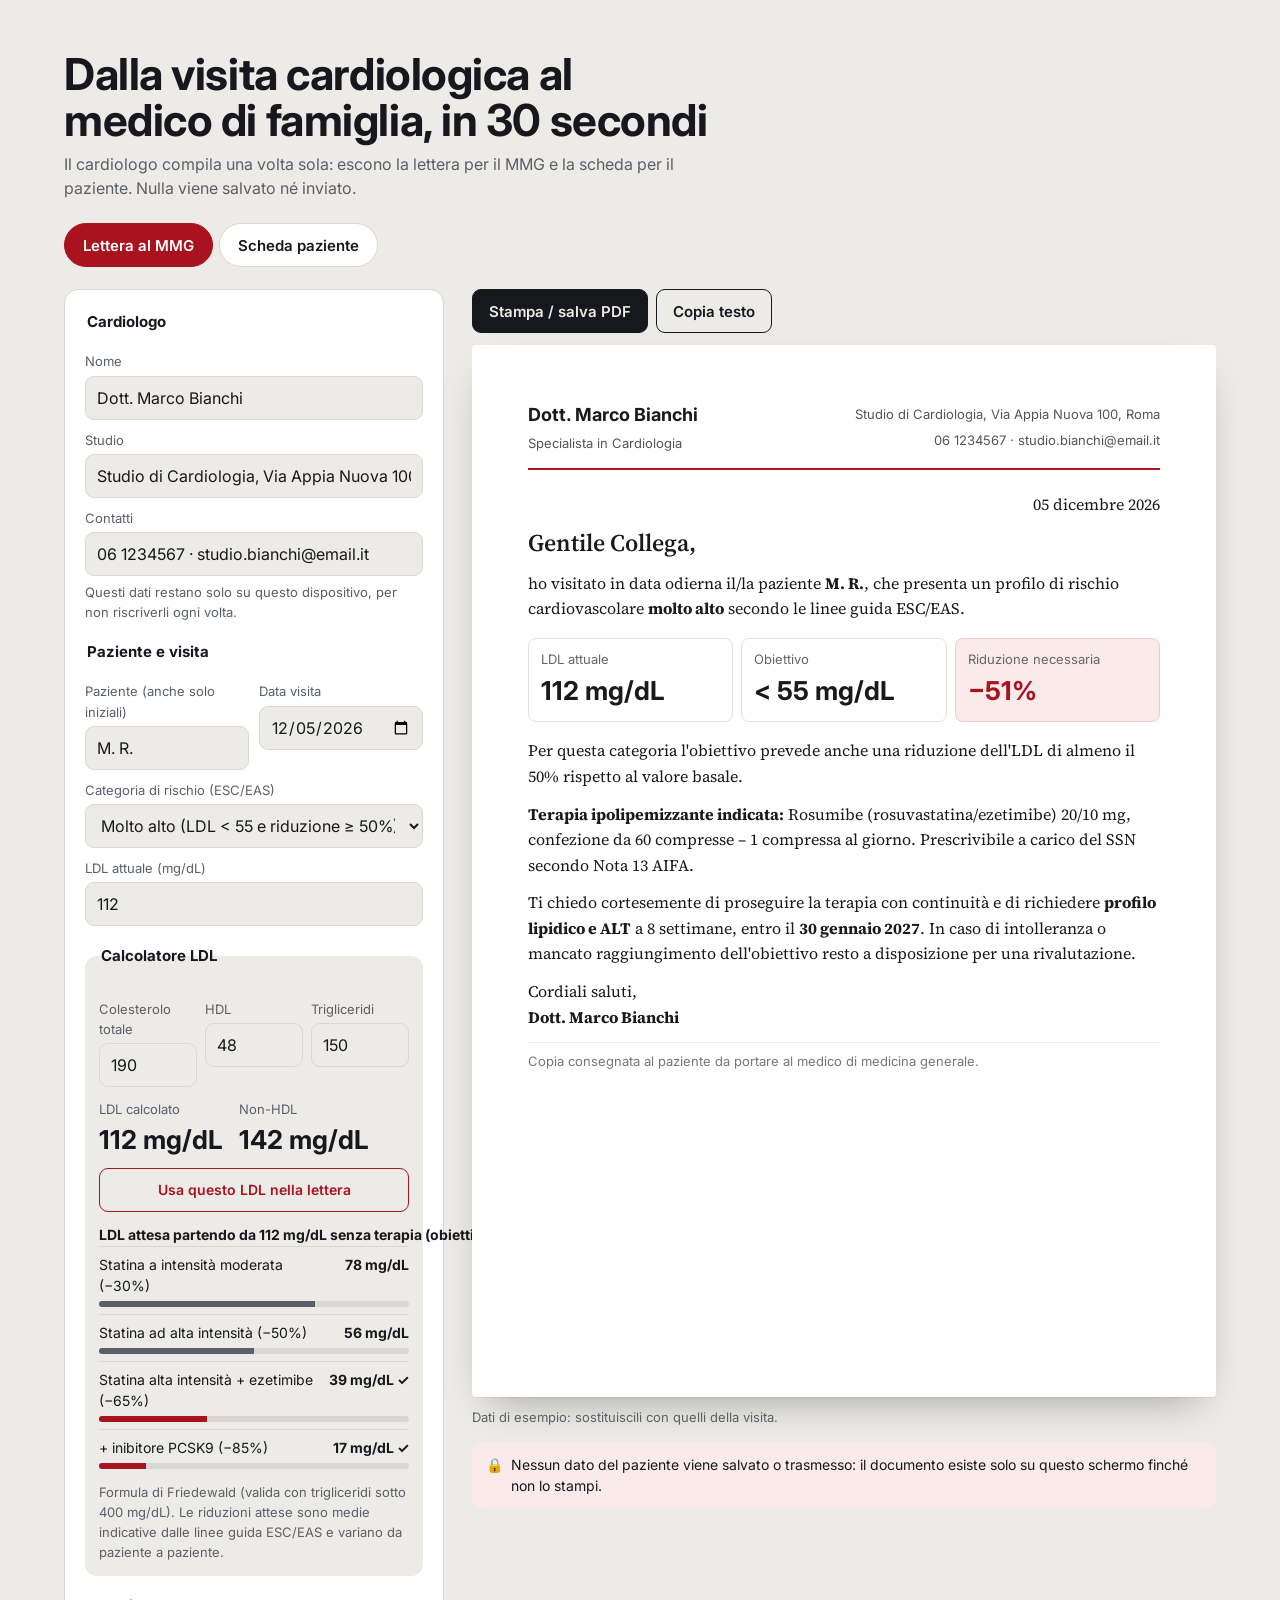
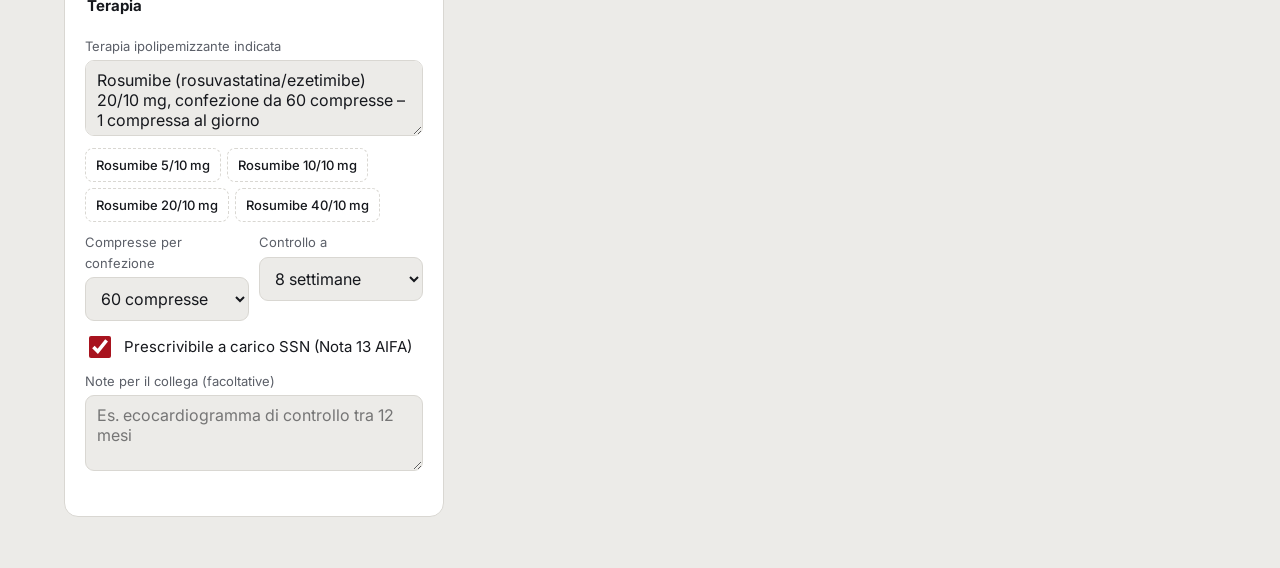
<file: docs/cardio/index.html>
<!DOCTYPE html>
<html lang="it">
<head>
<meta charset="utf-8">
<meta name="viewport" content="width=device-width,initial-scale=1">
<title>Ponte cardiologo–MMG</title>
<link rel="manifest" href="manifest.webmanifest">
<meta name="theme-color" content="#a8131e">
<link rel="apple-touch-icon" href="icon-192.png">
<link rel="preconnect" href="https://fonts.googleapis.com">
<link href="https://fonts.googleapis.com/css2?family=Inter:wght@400;500;600;700&family=Source+Serif+4:opsz,wght@8..60,400;8..60,600&display=swap" rel="stylesheet">
<style>
/* VOICE: clinico, sobrio, da studio medico — poche tinte, molta aria.
   IDEA: la carta intestata del cardiologo che si compila mentre scrive.
   PICTURE: il foglio A4 vivo, aggiornato a ogni campo, accanto al modulo.
   COLOUR and TYPE: pietra chiara, inchiostro scuro, un rosso cardiologico; Inter per l'interfaccia, Source Serif per il foglio.
   LAYOUT: modulo a sinistra in una colonna calma, foglio a destra; sotto 900px impilati. */
:root{color-scheme:light dark;--bg:light-dark(#ecebe8,#131315);--panel:light-dark(#ffffff,#1d1d21);--ink:light-dark(#16181d,#ecebe8);--mute:light-dark(#5b5f68,#a3a6ad);--line:light-dark(#d9d7d2,#33343a);--red:light-dark(#a8131e,#ff6b6b);--redbg:light-dark(#fbeaea,#3a1a1c)}
:root[data-theme=light]{color-scheme:light}:root[data-theme=dark]{color-scheme:dark}
*{box-sizing:border-box;min-width:0}
body{margin:0;background:var(--bg);color:var(--ink);font:16px/1.55 Inter,system-ui,sans-serif;overflow-x:clip}
.band{padding:clamp(24px,4vw,52px) max(5vw,16px)}
header h1{font-size:clamp(30px,4vw,44px);line-height:1.05;margin:0 0 8px;text-wrap:balance;letter-spacing:-.01em}
header p{margin:0;color:var(--mute);max-width:62ch}
.wrap{max-width:1240px;margin:0 auto}
.tabs{display:flex;gap:6px;margin:22px 0 0;flex-wrap:wrap}
.tabs button{font:600 15px Inter,sans-serif;min-height:44px;padding:0 18px;border-radius:999px;border:1px solid var(--line);background:var(--panel);color:var(--ink);cursor:pointer}
.tabs button[aria-selected=true]{background:var(--red);border-color:var(--red);color:#fff}
.grid{display:grid;grid-template-columns:minmax(0,380px) minmax(0,1fr);gap:28px;align-items:start;padding-top:22px}
form{background:var(--panel);border:1px solid var(--line);border-radius:14px;padding:20px}
fieldset{border:0;padding:0;margin:0 0 18px}
legend{font-weight:700;font-size:15px;margin-bottom:8px}
label{display:block;font-size:13px;color:var(--mute);margin:10px 0 4px}
input,select,textarea{width:100%;font:16px Inter,sans-serif;min-height:44px;padding:9px 11px;border:1px solid var(--line);border-radius:9px;background:var(--bg);color:var(--ink)}
textarea{min-height:76px;resize:vertical}
input:focus,select:focus,textarea:focus,button:focus-visible{outline:2px solid var(--red);outline-offset:1px}
.row{display:grid;grid-template-columns:minmax(0,1fr) minmax(0,1fr);gap:10px}
.chips{display:flex;flex-wrap:wrap;gap:6px;margin-top:6px}
.chips button{font:500 13px Inter,sans-serif;min-height:34px;padding:0 10px;border-radius:8px;border:1px dashed var(--line);background:transparent;color:var(--ink);cursor:pointer}
.check{display:flex;gap:10px;align-items:center;font-size:15px;color:var(--ink);margin-top:12px}
.check input{width:22px;min-height:22px;height:22px;accent-color:var(--red)}
.hint{font-size:13px;color:var(--mute);margin:6px 0 0}
.actions{display:flex;gap:8px;flex-wrap:wrap;margin-bottom:12px}
.actions button{font:600 15px Inter,sans-serif;min-height:44px;padding:0 16px;border-radius:9px;border:1px solid var(--ink);background:var(--ink);color:var(--bg);cursor:pointer}
.actions button.sec{background:transparent;color:var(--ink)}
#msg{font-size:13px;color:var(--mute);align-self:center}
.sheet{background:#fff;color:#1a1a1a;border-radius:4px;box-shadow:0 1px 0 rgba(0,0,0,.05),0 18px 40px -18px rgba(0,0,0,.35);padding:clamp(22px,5vw,56px);font:16px/1.6 "Source Serif 4",Georgia,serif;aspect-ratio:210/297;min-height:0;overflow:hidden}
.sheet .hd{display:flex;justify-content:space-between;gap:16px;border-bottom:2px solid #a8131e;padding-bottom:12px;margin-bottom:22px;font-family:Inter,sans-serif;flex-wrap:wrap}
.sheet .hd b{font-size:18px;display:block}
.sheet .hd span{font-size:13px;color:#555}
.sheet h2{font:600 24px/1.15 "Source Serif 4",serif;margin:0 0 14px}
.sheet p{margin:0 0 12px}
.kpis{display:grid;grid-template-columns:repeat(3,minmax(0,1fr));gap:8px;margin:16px 0;font-family:Inter,sans-serif}
.kpis div{border:1px solid #e3e1dc;border-radius:8px;padding:10px 12px}
.kpis small{display:block;font-size:13px;color:#666}
.kpis strong{font-size:clamp(18px,2.4vw,26px);white-space:nowrap}
.kpis .hot{background:#fbeaea;border-color:#f0c9c9}.kpis .hot strong{color:#a8131e}
.todo{list-style:none;padding:0;margin:14px 0;font-family:Inter,sans-serif}
.todo li{display:flex;justify-content:space-between;gap:12px;border-bottom:1px solid #eee;padding:10px 0;flex-wrap:wrap}
.todo b{white-space:nowrap;color:#a8131e}
.sign{margin-top:26px}
.foot{font:13px Inter,sans-serif;color:#777;margin-top:22px;border-top:1px solid #eee;padding-top:10px}
.sample{font-size:13px;color:var(--mute);margin:10px 0 0}
.privacy{display:flex;gap:10px;align-items:flex-start;background:var(--redbg);border-radius:10px;padding:12px 14px;font-size:14px;margin-top:14px}
[hidden]{display:none!important}
.calc{background:var(--bg);border-radius:12px;padding:14px}
.row3{display:grid;grid-template-columns:repeat(3,minmax(0,1fr));gap:8px}
.res{display:flex;gap:16px;flex-wrap:wrap;margin:12px 0 8px}
.res div small{display:block;font-size:13px;color:var(--mute)}
.res div strong{font-size:26px;white-space:nowrap}
.res .warn{color:var(--red);font-size:14px;font-weight:600}
.use{font:600 14px Inter,sans-serif;min-height:44px;width:100%;border-radius:9px;border:1px solid var(--red);background:transparent;color:var(--red);cursor:pointer}
.exp{margin-top:12px;font-size:14px}
.exp .r{display:grid;grid-template-columns:minmax(0,1fr) auto;gap:4px 10px;padding:7px 0;border-top:1px solid var(--line)}
.exp .bar{grid-column:1/-1;height:6px;border-radius:3px;background:var(--line);overflow:hidden}
.exp .bar i{display:block;height:100%;background:var(--mute)}
.exp .ok i{background:var(--red)}
.exp b{white-space:nowrap}
@media(max-width:900px){.grid{grid-template-columns:minmax(0,1fr)}.sheet{aspect-ratio:auto}}
@media(max-width:600px){.kpis{grid-template-columns:minmax(0,1fr)}.row{grid-template-columns:minmax(0,1fr)}}
@media(max-width:380px){.row3{grid-template-columns:minmax(0,1fr)}}
@media print{body{background:#fff}header,form,.actions,.tabs,.sample,.privacy{display:none!important}.band{padding:0}.grid{display:block;padding:0}.sheet{box-shadow:none;aspect-ratio:auto;padding:18mm;border-radius:0}}
@media(prefers-reduced-motion:no-preference){.sheet{transition:opacity .2s}.sheet.flash{opacity:.85}}
</style>
</head>
<body>
<div class="band"><div class="wrap">
<header>
<h1>Dalla visita cardiologica al medico di famiglia, in 30 secondi</h1>
<p>Il cardiologo compila una volta sola: escono la lettera per il MMG e la scheda per il paziente. Nulla viene salvato né inviato.</p>
</header>
<div class="tabs" role="tablist">
<button role="tab" id="t-lettera" aria-selected="true">Lettera al MMG</button>
<button role="tab" id="t-scheda" aria-selected="false">Scheda paziente</button>
</div>

<div class="grid">
<form id="f" autocomplete="off">
<fieldset><legend>Cardiologo</legend>
<label for="medico">Nome</label><input id="medico" value="Dott. Marco Bianchi">
<label for="studio">Studio</label><input id="studio" value="Studio di Cardiologia, Via Appia Nuova 100, Roma">
<label for="contatti">Contatti</label><input id="contatti" value="06 1234567 · studio.bianchi@email.it">
<p class="hint">Questi dati restano solo su questo dispositivo, per non riscriverli ogni volta.</p>
</fieldset>
<fieldset><legend>Paziente e visita</legend>
<div class="row">
<div><label for="paz">Paziente (anche solo iniziali)</label><input id="paz" value="M. R."></div>
<div><label for="data">Data visita</label><input id="data" type="date"></div>
</div>
<label for="rischio">Categoria di rischio (ESC/EAS)</label>
<select id="rischio">
<option value="40">Estremo – evento recidivo entro 2 anni (LDL &lt; 40)</option>
<option value="55" selected>Molto alto (LDL &lt; 55 e riduzione ≥ 50%)</option>
<option value="70">Alto (LDL &lt; 70 e riduzione ≥ 50%)</option>
<option value="100">Moderato (LDL &lt; 100)</option>
<option value="116">Basso (LDL &lt; 116)</option>
</select>
<label for="ldl">LDL attuale (mg/dL)</label><input id="ldl" type="number" inputmode="numeric" min="20" max="400" value="112">
</fieldset>
<fieldset class="calc"><legend>Calcolatore LDL</legend>
<div class="row3">
<div><label for="ct">Colesterolo totale</label><input id="ct" type="number" inputmode="numeric" value="190"></div>
<div><label for="hdl">HDL</label><input id="hdl" type="number" inputmode="numeric" value="48"></div>
<div><label for="tg">Trigliceridi</label><input id="tg" type="number" inputmode="numeric" value="150"></div>
</div>
<div class="res" id="res"></div>
<button type="button" class="use" id="use">Usa questo LDL nella lettera</button>
<div class="exp" id="exp"></div>
<p class="hint">Formula di Friedewald (valida con trigliceridi sotto 400 mg/dL). Le riduzioni attese sono medie indicative dalle linee guida ESC/EAS e variano da paziente a paziente.</p>
</fieldset>
<fieldset><legend>Terapia</legend>
<label for="terapia">Terapia ipolipemizzante indicata</label>
<textarea id="terapia">Rosumibe (rosuvastatina/ezetimibe) 20/10 mg, confezione da 60 compresse – 1 compressa al giorno</textarea>
<div class="chips" id="chips"></div>
<div class="row">
<div><label for="pack">Compresse per confezione</label><select id="pack"><option value="30">30 compresse</option><option value="60" selected>60 compresse</option></select></div>
<div><label for="sett">Controllo a</label><select id="sett"><option value="4">4 settimane</option><option value="8" selected>8 settimane</option><option value="12">12 settimane</option></select></div>
</div>
<label class="check"><input type="checkbox" id="nota13" checked> Prescrivibile a carico SSN (Nota 13 AIFA)</label>
<label for="note">Note per il collega (facoltative)</label>
<textarea id="note" placeholder="Es. ecocardiogramma di controllo tra 12 mesi"></textarea>
</fieldset>
</form>

<div>
<div class="actions">
<button type="button" id="print">Stampa / salva PDF</button>
<button type="button" class="sec" id="copy">Copia testo</button>
<span id="msg" aria-live="polite"></span>
</div>
<article class="sheet" id="sheet"></article>
<p class="sample">Dati di esempio: sostituiscili con quelli della visita.</p>
<div class="privacy"><span>🔒</span><span>Nessun dato del paziente viene salvato o trasmesso: il documento esiste solo su questo schermo finché non lo stampi.</span></div>
</div>
</div>
</div></div>

<script>
{
const $=id=>document.getElementById(id);
const doses=['5/10','10/10','20/10','40/10'];
$('chips').innerHTML=doses.map(d=>`<button type="button" data-d="${d}">Rosumibe ${d} mg</button>`).join('');
const riskName={40:'estremo',55:'molto alto',70:'alto',100:'moderato',116:'basso'};
const esc=s=>String(s).replace(/[&<>"]/g,c=>({'&':'&amp;','<':'&lt;','>':'&gt;','"':'&quot;'}[c]));
const fmt=d=>d.toLocaleDateString('it-IT',{day:'2-digit',month:'long',year:'numeric'});
const addDays=(d,n)=>{const x=new Date(d);x.setDate(x.getDate()+n);return x};
let tab='lettera';
const saved=['medico','studio','contatti'];
try{saved.forEach(k=>{const v=localStorage.getItem('pc_'+k);if(v)$(k).value=v})}catch(e){}
$('data').valueAsDate=new Date();

function calc(){
  const t=+$('rischio').value, l=+$('ldl').value||0;
  const d=$('data').value?new Date($('data').value+'T12:00'):new Date();
  const need=l>t?Math.ceil((l-t)/l*100):0;
  const fifty=(t===55||t===70||t===40);
  return{t,l,d,need,fifty,risk:riskName[t],
    ctrl:addDays(d,+$('sett').value*7),
    refill:addDays(d,+$('pack').value-7),
    pack:+$('pack').value,sett:+$('sett').value,
    paz:esc($('paz').value||'—'),ter:esc($('terapia').value||'—'),note:esc($('note').value),
    med:esc($('medico').value),stu:esc($('studio').value),con:esc($('contatti').value),n13:$('nota13').checked};
}
const head=c=>`<div class="hd"><div><b>${c.med}</b><span>Specialista in Cardiologia</span></div><div style="text-align:right"><span>${c.stu}</span><br><span>${c.con}</span></div></div>`;
const kpis=c=>`<div class="kpis"><div><small>LDL attuale</small><strong>${c.l||'—'} mg/dL</strong></div><div><small>Obiettivo</small><strong>&lt; ${c.t} mg/dL</strong></div><div class="hot"><small>Riduzione necessaria</small><strong>${c.need?'−'+c.need+'%':'raggiunto'}</strong></div></div>`;

function letter(c){
  return head(c)+`<p style="text-align:right">${fmt(c.d)}</p>
<h2>Gentile Collega,</h2>
<p>ho visitato in data odierna il/la paziente <b>${c.paz}</b>, che presenta un profilo di rischio cardiovascolare <b>${c.risk}</b> secondo le linee guida ESC/EAS.</p>
${kpis(c)}
${c.fifty?`<p>Per questa categoria l'obiettivo prevede anche una riduzione dell'LDL di almeno il 50% rispetto al valore basale.</p>`:''}
<p><b>Terapia ipolipemizzante indicata:</b> ${c.ter}.${c.n13?' Prescrivibile a carico del SSN secondo Nota 13 AIFA.':''}</p>
<p>Ti chiedo cortesemente di proseguire la terapia con continuità e di richiedere <b>profilo lipidico e ALT</b> a ${c.sett} settimane, entro il <b>${fmt(c.ctrl)}</b>. In caso di intolleranza o mancato raggiungimento dell'obiettivo resto a disposizione per una rivalutazione.</p>
${c.note?`<p><b>Note:</b> ${c.note}</p>`:''}
<p class="sign">Cordiali saluti,<br><b>${c.med}</b></p>
<p class="foot">Copia consegnata al paziente da portare al medico di medicina generale.</p>`;
}
function card(c){
  return head(c)+`<h2>Il suo piano per il colesterolo</h2>
<p>Paziente: <b>${c.paz}</b> · visita del ${fmt(c.d)}</p>
${kpis(c)}
<p><b>La sua terapia:</b> ${c.ter}. La prenda ogni giorno, possibilmente alla stessa ora.</p>
<p><b>Perché è importante:</b> abbassare il colesterolo LDL riduce il rischio di infarto e ictus. La terapia funziona solo se presa con continuità: non la sospenda senza averne parlato con il suo medico.</p>
<ul class="todo">
<li><span>Esame del sangue (profilo lipidico e transaminasi)</span><b>entro il ${fmt(c.ctrl)}</b></li>
<li><span>Ricetta per la nuova confezione (${c.pack} compresse) dal medico di famiglia</span><b>entro il ${fmt(c.refill)}</b></li>
<li><span>Porti questa scheda e la lettera al suo medico di famiglia</span><b>alla prossima visita</b></li>
</ul>
<p>Avvisi il medico se compaiono dolori o debolezza muscolare insoliti.</p>
<p class="foot">Per qualsiasi dubbio contatti lo studio: ${c.con}</p>`;
}
function plain(c){
  const h=$('sheet').innerText;return h;
}
function render(){
  const c=calc();
  $('sheet').innerHTML=tab==='lettera'?letter(c):card(c);
  $('sheet').classList.add('flash');setTimeout(()=>$('sheet').classList.remove('flash'),150);
  try{saved.forEach(k=>localStorage.setItem('pc_'+k,$(k).value))}catch(e){}
}
const schemes=[['Statina a intensità moderata',30],['Statina ad alta intensità',50],['Statina alta intensità + ezetimibe',65],['+ inibitore PCSK9',85]];
function ldlCalc(){
  const ct=+$('ct').value,h=+$('hdl').value,tg=+$('tg').value;
  const ok=ct>0&&h>0&&tg>0, valid=tg<400;
  const f=ok&&valid?Math.round(ct-h-tg/5):null, nh=ok?Math.round(ct-h):null;
  $('res').innerHTML=`<div><small>LDL calcolato</small><strong>${f!=null?f+' mg/dL':'—'}</strong></div><div><small>Non-HDL</small><strong>${nh!=null?nh+' mg/dL':'—'}</strong></div>${ok&&!valid?'<span class="warn">Trigliceridi ≥ 400: Friedewald non affidabile, serve LDL diretto.</span>':''}`;
  $('use').disabled=f==null;$('use').dataset.v=f??'';
  const l=+$('ldl').value||0,t=+$('rischio').value;
  $('exp').innerHTML=l?`<b>LDL attesa partendo da ${l} mg/dL senza terapia (obiettivo &lt; ${t})</b>`+schemes.map(([n,p])=>{const v=Math.round(l*(1-p/100)),hit=v<t;return`<div class="r ${hit?'ok':''}"><span>${n} (−${p}%)</span><b>${v} mg/dL ${hit?'✓':''}</b><div class="bar"><i style="width:${Math.min(100,v/l*100)}%"></i></div></div>`}).join(''):'';
}
$('use').addEventListener('click',()=>{const v=$('use').dataset.v;if(v){$('ldl').value=v;ldlCalc();render();say('LDL inserito nella lettera.')}});
$('f').addEventListener('input',ldlCalc);
$('pack').addEventListener('change',()=>{$('terapia').value=$('terapia').value.replace(/\d+ compresse/,$('pack').value+' compresse');render()});
$('f').addEventListener('input',render);
$('f').addEventListener('submit',e=>e.preventDefault());
$('chips').addEventListener('click',e=>{const b=e.target.closest('button');if(!b)return;$('terapia').value=`Rosumibe (rosuvastatina/ezetimibe) ${b.dataset.d} mg, confezione da ${$('pack').value} compresse – 1 compressa al giorno`;render()});
['lettera','scheda'].forEach(k=>$('t-'+k).addEventListener('click',()=>{tab=k;['lettera','scheda'].forEach(j=>$('t-'+j).setAttribute('aria-selected',j===k));render()}));
const say=m=>{$('msg').textContent=m;setTimeout(()=>$('msg').textContent='',4000)};
$('print').addEventListener('click',()=>{try{window.print()}catch(e){}say('Nella finestra di stampa scegli "Salva come PDF" per avere il file.')});
$('copy').addEventListener('click',async()=>{try{await navigator.clipboard.writeText(plain());say('Testo copiato.')}catch(e){say('Copia non consentita in questa anteprima.')}});
ldlCalc();
render();
}
</script>
<script>if('serviceWorker' in navigator){try{navigator.serviceWorker.register('sw.js').catch(()=>{})}catch(e){}}</script>
</body>
</html>
</file>
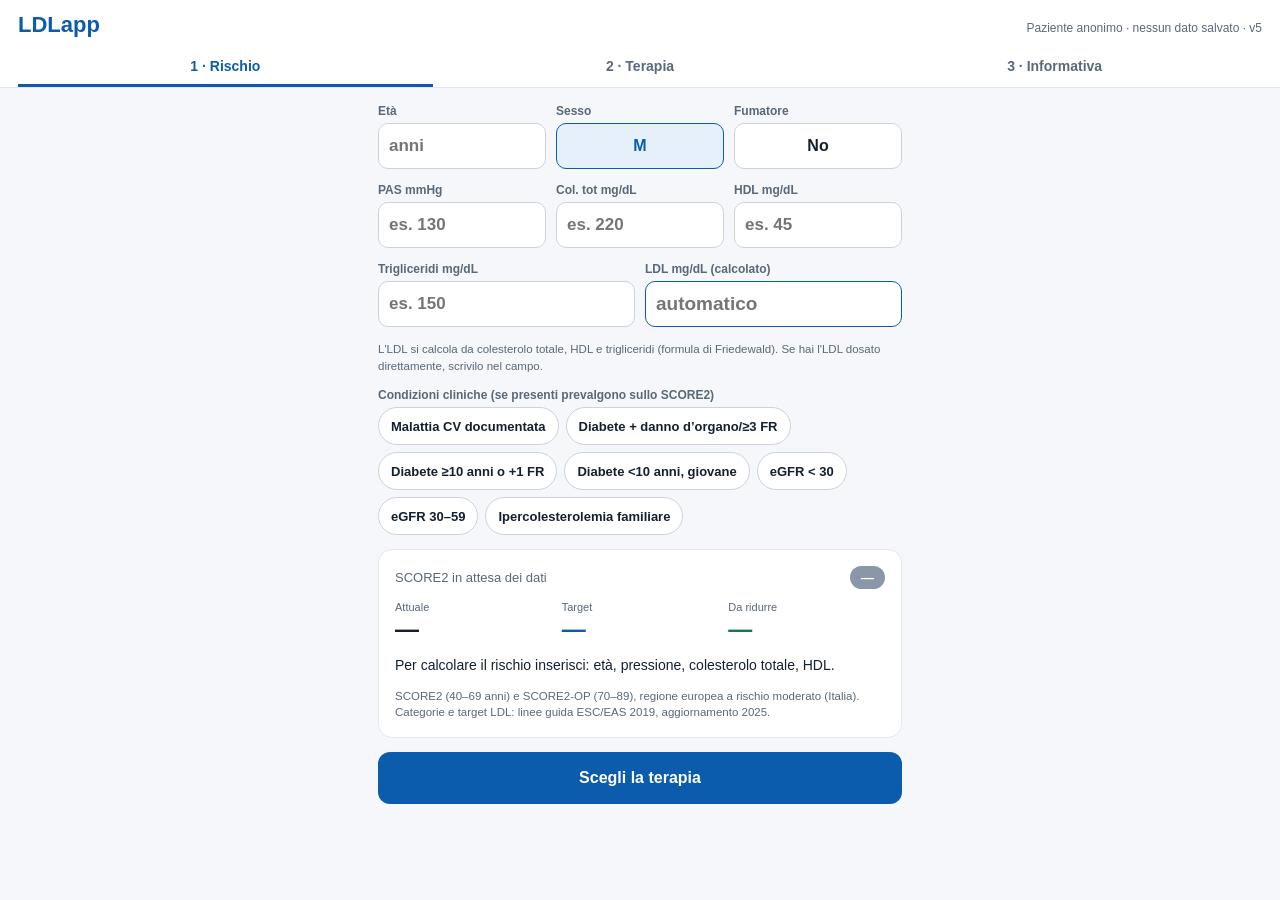
<file: docs/ldl/index.html>
<!doctype html>
<html lang="it">
<head>
<meta charset="utf-8">
<meta name="viewport" content="width=device-width, initial-scale=1, viewport-fit=cover">
<title>LDLapp</title>
<meta name="theme-color" content="#0B5CAD">
<meta name="apple-mobile-web-app-capable" content="yes">
<meta name="apple-mobile-web-app-status-bar-style" content="default">
<meta name="apple-mobile-web-app-title" content="LDLapp">
<link rel="manifest" href="manifest.json">
<link rel="apple-touch-icon" href="icon-180.png">
<link rel="icon" href="icon-192.png">
<style>
:root{--blu:#0B5CAD;--blu2:#E6F0FA;--txt:#14202E;--sub:#5A6878;--bordo:#CBD3DD;--fondo:#F5F7FA;--ok:#0F7B4F;--warn:#B54708}
*{box-sizing:border-box}
html,body{margin:0;background:var(--fondo);color:var(--txt);font-family:-apple-system,BlinkMacSystemFont,"Segoe UI",Inter,Roboto,sans-serif;-webkit-text-size-adjust:100%}
header{position:sticky;top:0;z-index:5;background:#fff;border-bottom:1px solid #E2E7EE;padding:calc(env(safe-area-inset-top) + 12px) 18px 0}
.brand{display:flex;justify-content:space-between;align-items:baseline}
.brand h1{margin:0;font-size:22px;color:var(--blu)}
.brand span{font-size:12px;color:var(--sub)}
nav{display:grid;grid-template-columns:repeat(3,1fr);margin-top:10px}
nav button{background:none;border:0;border-bottom:3px solid transparent;padding:10px 4px;font:inherit;font-size:14px;font-weight:600;color:var(--sub)}
nav button.on{color:var(--blu);border-color:var(--blu)}
main{padding:16px 18px calc(env(safe-area-inset-bottom) + 28px);max-width:560px;margin:0 auto}
section{display:none;flex-direction:column;gap:14px}
section.on{display:flex}
.grid2{display:grid;grid-template-columns:repeat(2,minmax(0,1fr));gap:10px}
.grid3{display:grid;grid-template-columns:repeat(3,minmax(0,1fr));gap:10px}
label,.lab{display:flex;flex-direction:column;gap:5px;font-size:12px;font-weight:600;color:var(--sub)}
input,select{height:46px;width:100%;border:1px solid var(--bordo);border-radius:10px;padding:0 10px;font:inherit;font-size:17px;color:var(--txt);background:#fff}
select{font-size:15px;font-weight:600}
.big{border-color:var(--blu);font-weight:700;font-size:19px}
.tog{height:46px;border-radius:10px;border:1px solid var(--bordo);background:#fff;font:inherit;font-size:16px;font-weight:700;color:var(--txt)}
.tog.on{border-color:var(--blu);background:var(--blu2);color:var(--blu)}
.tog.fumo.on{border-color:var(--warn);background:#FFF1E6;color:#8A3500}
.chips{display:flex;flex-wrap:wrap;gap:7px}
.chip{min-height:38px;padding:7px 12px;border-radius:19px;border:1px solid var(--bordo);background:#fff;font:inherit;font-size:13px;color:var(--txt);text-align:left}
.chip.on{border-color:var(--blu);background:var(--blu2);color:var(--blu);font-weight:600}
.card{background:#fff;border:1px solid #E2E7EE;border-radius:14px;padding:16px;display:flex;flex-direction:column;gap:12px}
.row{display:flex;justify-content:space-between;align-items:center;gap:8px}
.badge{font-size:13px;font-weight:700;color:#fff;padding:4px 11px;border-radius:12px;white-space:nowrap}
.k{display:flex;flex-direction:column;gap:2px}
.k small{font-size:11px;color:var(--sub)}
.k b{font-size:24px}
.msg{font-size:14px;line-height:1.45}
.note{font-size:11.5px;line-height:1.45;color:var(--sub)}
.warnbox{display:flex;gap:10px;padding:11px 13px;border-radius:10px;background:#FFF6E5;font-size:13px;color:#6B3A00}
.btn{display:flex;align-items:center;justify-content:center;height:52px;border-radius:12px;border:0;background:var(--blu);color:#fff;font:inherit;font-size:16px;font-weight:600;width:100%}
.btn.sec{background:#fff;color:var(--blu);border:1px solid var(--blu)}
.costs{display:flex;flex-direction:column;gap:8px}
.crow{display:flex;justify-content:space-between;align-items:center;gap:10px;padding:11px 12px;border-radius:10px;background:var(--fondo);font-size:14px}
.crow.sel{background:var(--blu2);outline:2px solid var(--blu)}
.crow b{font-size:18px;white-space:nowrap}
.crow .na{color:var(--sub);font-size:13px}
.cost{display:grid;grid-template-columns:1fr 1fr;gap:10px}
.cost div{border-radius:10px;padding:11px 12px;display:flex;flex-direction:column;gap:4px}
.cost .a{background:var(--blu2)}.cost .b{background:var(--fondo)}
.cost small{font-size:12px;font-weight:600}
.cost b{font-size:21px}
.tl{display:flex;flex-direction:column}
.tl div{display:flex;gap:12px;padding-bottom:16px;position:relative}
.tl div:before{content:"";width:12px;height:12px;border-radius:6px;border:2px solid var(--blu);background:#fff;flex-shrink:0;margin-top:4px}
.tl div:first-child:before{background:var(--blu)}
.tl b{display:block;font-size:15px}.tl span{font-size:13px;color:var(--sub)}
/* Informativa */
#foglio{background:#fff;border:1px solid #E2E7EE;border-radius:8px;padding:22px;font-size:14px;line-height:1.5}
#foglio h2{margin:0 0 2px;font-size:21px;color:var(--blu)}
#foglio h3{margin:14px 0 6px;font-size:15px}
#foglio ul{margin:0;padding-left:20px}
.fbox{display:grid;grid-template-columns:1fr 1fr;gap:10px;margin-top:12px}
.fbox div{border:1px solid var(--bordo);border-radius:10px;padding:10px 12px}
.fbox div.t{border:2px solid var(--blu);background:#F2F7FC}
.fbox small{display:block;font-size:11.5px;color:#3D4A5A;font-weight:600}
.fbox b{font-size:18px}
.fwarn{border:2px solid var(--warn);border-radius:10px;padding:10px 14px;margin-top:14px;background:#FFF8F1}
.ffoot{display:flex;justify-content:space-between;gap:16px;margin-top:18px;border-top:1px solid var(--bordo);padding-top:10px;font-size:11.5px;color:#3D4A5A}
.firma{width:190px;height:60px;border:1px dashed #8A97A8;border-radius:8px;flex-shrink:0}
@media print{
  @page{size:A4;margin:16mm}
  body{background:#fff}
  header,nav,section:not(#s3),#s3>*:not(#foglio){display:none!important}
  main{padding:0;max-width:none}
  #s3{display:block!important}
  #foglio{border:0;padding:0;font-size:12.5pt}
  #foglio h2{font-size:22pt}
}
</style>
</head>
<body>
<header>
  <div class="brand"><h1>LDLapp</h1><span>Paziente anonimo · nessun dato salvato · v5</span></div>
  <nav>
    <button data-s="s1" class="on">1 · Rischio</button>
    <button data-s="s2">2 · Terapia</button>
    <button data-s="s3">3 · Informativa</button>
  </nav>
</header>
<main>
<!-- 1 RISCHIO -->
<section id="s1" class="on">
  <div class="grid3">
    <label>Età<input id="age" type="number" inputmode="numeric" placeholder="anni"></label>
    <div class="lab">Sesso<button id="sex" class="tog on">M</button></div>
    <div class="lab">Fumatore<button id="smk" class="tog fumo">No</button></div>
  </div>
  <div class="grid3">
    <label>PAS mmHg<input id="sbp" type="number" inputmode="numeric" placeholder="es. 130"></label>
    <label>Col. tot mg/dL<input id="tc" type="number" inputmode="numeric" placeholder="es. 220"></label>
    <label>HDL mg/dL<input id="hdl" type="number" inputmode="numeric" placeholder="es. 45"></label>
  </div>
  <div class="grid2">
    <label>Trigliceridi mg/dL<input id="tg" type="number" inputmode="numeric" placeholder="es. 150"></label>
    <label>LDL mg/dL (calcolato)<input id="ldl" class="big" type="number" inputmode="numeric" placeholder="automatico"></label>
  </div>
  <div class="note" id="ldlNote">L'LDL si calcola da colesterolo totale, HDL e trigliceridi (formula di Friedewald). Se hai l'LDL dosato direttamente, scrivilo nel campo.</div>
  <div class="lab">Condizioni cliniche (se presenti prevalgono sullo SCORE2)
    <div class="chips" id="chips"></div>
  </div>
  <div class="card">
    <div class="row"><span id="scoreLine" style="font-size:13px;color:var(--sub)"></span><span id="badge" class="badge"></span></div>
    <div class="grid3">
      <div class="k"><small>Attuale</small><b id="kAtt"></b></div>
      <div class="k"><small>Target</small><b id="kTgt" style="color:var(--blu)"></b></div>
      <div class="k"><small>Da ridurre</small><b id="kGap"></b></div>
    </div>
    <div class="msg" id="msg"></div>
    <div class="note">SCORE2 (40–69 anni) e SCORE2-OP (70–89), regione europea a rischio moderato (Italia). Categorie e target LDL: linee guida ESC/EAS 2019, aggiornamento 2025.</div>
  </div>
  <button class="btn" data-go="s2">Scegli la terapia</button>
</section>

<!-- 2 TERAPIA -->
<section id="s2">
  <label>Farmaco e confezione
    <select id="farmaco">
      <optgroup label="Rosumibe · 60 compresse (2 mesi)">
        <option value="5|60">Rosumibe 5 mg/10 mg · 60 cpr</option>
        <option value="10|60" selected>Rosumibe 10 mg/10 mg · 60 cpr</option>
        <option value="20|60">Rosumibe 20 mg/10 mg · 60 cpr</option>
        <option value="40|60">Rosumibe 40 mg/10 mg · 60 cpr</option>
      </optgroup>
      <optgroup label="Rosumibe · 30 compresse (1 mese)">
        <option value="5|30">Rosumibe 5 mg/10 mg · 30 cpr</option>
        <option value="10|30">Rosumibe 10 mg/10 mg · 30 cpr</option>
        <option value="20|30">Rosumibe 20 mg/10 mg · 30 cpr</option>
        <option value="40|30">Rosumibe 40 mg/10 mg · 30 cpr</option>
      </optgroup>
    </select>
  </label>
  <div class="note">Rosuvastatina/ezetimibe: indicato in pazienti adulti già controllati con rosuvastatina ed ezetimibe assunti separatamente alla stessa dose. Non adatto alla terapia iniziale. 1 compressa al giorno.</div>
  <div class="card">
    <div class="row"><span style="font-size:13px;font-weight:600;color:var(--sub)">Costo SSN · 30 giorni</span><span id="badge25" class="badge" style="background:var(--ok)"></span></div>
    <div class="costs" id="costs"></div>
    <div class="note" id="cNote"></div>
  </div>
  <div class="card">
    <span style="font-size:13px;font-weight:600;color:var(--sub)">Calendario del paziente</span>
    <div class="tl">
      <div><p style="margin:0"><b>Inizio terapia</b><span id="dStart"></span></p></div>
      <div><p style="margin:0"><b>Controllo LDL</b><span id="dLdl"></span></p></div>
      <div style="padding-bottom:0"><p style="margin:0"><b>Nuova ricetta</b><span id="dRic"></span></p></div>
    </div>
  </div>
  <div class="warnbox">Verifica i criteri di rimborsabilità SSN prima della prescrizione.</div>
  <button class="btn" data-go="s3">Prepara l'informativa</button>
</section>

<!-- 3 INFORMATIVA -->
<section id="s3">
  <div id="foglio">
    <h2>La tua terapia per il colesterolo</h2>
    <div style="color:#3D4A5A;font-size:13px">Consegnata dal tuo medico insieme alla ricetta · <span id="fData"></span></div>
    <div class="fbox">
      <div><small>Il tuo colesterolo LDL oggi</small><b id="fLdl"></b></div>
      <div class="t"><small style="color:var(--blu)">Il tuo obiettivo</small><b id="fTgt" style="color:var(--blu)"></b></div>
    </div>
    <h3>Il farmaco prescritto</h3>
    <div id="fFarm" style="font-weight:600"></div>
    <h3>Come prenderlo</h3>
    <ul>
      <li>1 compressa al giorno, sempre alla stessa ora, con o senza cibo.</li>
      <li>Inghiotti la compressa intera con un bicchiere d'acqua.</li>
      <li>Prendila tutti i giorni, anche se ti senti bene: il colesterolo alto non dà sintomi.</li>
      <li>Non interrompere la terapia senza averne parlato con il medico.</li>
      <li>Continua la dieta e lo stile di vita consigliati.</li>
    </ul>
    <div class="fbox">
      <div><small>Esami del sangue (colesterolo)</small><b id="fEsami"></b></div>
      <div><small>Nuova ricetta</small><b id="fRic"></b></div>
    </div>
    <div style="font-size:12.5px;color:#3D4A5A;margin-top:6px">Chiedi la nuova ricetta qualche giorno prima di finire la confezione.</div>
    <div class="fwarn">
      <b style="color:#8A3500">Contatta il medico se</b>
      <ul>
        <li>hai dolori, crampi o debolezza muscolare senza un motivo evidente;</li>
        <li>le urine diventano scure o pelle e occhi diventano gialli;</li>
        <li>inizi altri farmaci o integratori;</li>
        <li>sei in gravidanza, la stai programmando o stai allattando.</li>
      </ul>
    </div>
    <div class="ffoot">
      <span>Questo foglio non sostituisce il foglio illustrativo nella confezione: leggilo con attenzione. Per qualsiasi dubbio chiedi al medico o al farmacista.</span>
      <div><div style="margin-bottom:4px">Timbro e firma del medico</div><div class="firma"></div></div>
    </div>
  </div>
  <button class="btn" id="stampa">Stampa o salva PDF</button>
  <button class="btn sec" id="nuovo">Nuovo paziente</button>
</section>
</main>

<script>
// ===== Costo SSN a compressa (fonte: Lista di trasparenza AIFA al 15/10/2026, Det. AIFA 1463/2026) =====
const COSTO_30GG = {   // costo SSN per 30 giorni di terapia
  p60: {5:6.96, 10:8.56, 20:8.56, 40:12.00},   // Rosumibe 60 cpr
  p30: {5:8.70, 10:10.70, 20:10.70, 40:15.00}, // 30 cpr, prezzo di riferimento
  p28: {5:9.47, 10:11.37, 20:11.37, 40:null}   // 28 cpr, prezzo di riferimento (40/10 non disponibile)
};
const FONTE_PREZZI = 'Lista di trasparenza AIFA al 15/10/2026';

const $ = (id) => document.getElementById(id);
const S = { male: true, smk: false, on: {} };
const CONDS = [
  {id:'ascvd', label:'Malattia CV documentata', cat:3},
  {id:'dmd', label:'Diabete + danno d’organo/≥3 FR', cat:3},
  {id:'dm', label:'Diabete ≥10 anni o +1 FR', cat:2},
  {id:'dmy', label:'Diabete <10 anni, giovane', cat:1},
  {id:'ircg', label:'eGFR < 30', cat:3},
  {id:'ircm', label:'eGFR 30–59', cat:2},
  {id:'fh', label:'Ipercolesterolemia familiare', cat:2}
];
const NAMES = ['Basso','Moderato','Alto','Molto alto'];
const COLORS = ['#0F7B4F','#6E5300','#B54708','#9F1C1C'];
const TARGETS = [116,100,70,55];
let R = {}; // risultato corrente

function score2(age, male, smk, sbp, tcM, hdlM){
  let unc, s1, s2; const s = smk ? 1 : 0;
  if (age < 70){
    const a=(age-60)/5, b=(sbp-120)/20, t=tcM-6, h=(hdlM-1.3)/0.5;
    const lp = male
      ? 0.3742*a+0.6012*s+0.2777*b+0.1458*t-0.2698*h-0.0755*a*s-0.0255*a*b-0.0281*a*t+0.0426*a*h
      : 0.4648*a+0.7744*s+0.3131*b+0.1002*t-0.2606*h-0.1088*a*s-0.0277*a*b-0.0226*a*t+0.0613*a*h;
    unc = 1-Math.pow(male?0.9605:0.9776, Math.exp(lp));
    s1 = male?-0.1565:-0.3143; s2 = male?0.8009:0.7701;
  } else {
    const a=age-73, b=sbp-150, t=tcM-6, h=hdlM-1.4;
    const lp = male
      ? 0.0634*a+0.3524*s+0.0094*b+0.0850*t-0.3564*h-0.0247*a*s-0.0005*a*b+0.0073*a*t+0.0091*a*h
      : 0.0789*a+0.4921*s+0.0102*b+0.0605*t-0.3040*h-0.0255*a*s-0.0004*a*b-0.0009*a*t+0.0154*a*h;
    unc = 1-Math.pow(male?0.7576:0.8082, Math.exp(lp-(male?0.0929:0.229)));
    s1 = male?0.01:-0.1; s2 = male?1.25:1.1;
  }
  return 100*(1-Math.exp(-Math.exp(s1+s2*Math.log(-Math.log(1-unc)))));
}

function n(id){ return Number($(id).value) || 0; }
const fmtD = (d) => d.toLocaleDateString('it-IT',{day:'2-digit',month:'2-digit',year:'numeric'});
const addDays = (d, k) => { const x = new Date(d); x.setDate(x.getDate()+k); return x; };
const euro = (v) => v == null ? '€ —' : '€ ' + v.toFixed(2).replace('.', ',');

function calc(){
  const age=n('age'), sbp=n('sbp'), tc=n('tc'), hdl=n('hdl'), ldl=n('ldl');
  let clin=-1;
  CONDS.forEach(c => { if (S.on[c.id]) clin = Math.max(clin, c.cat); });
  if (ldl >= 190 || tc > 310 || sbp >= 180) clin = Math.max(clin, 2);
  const anyCond = CONDS.some(c => S.on[c.id]);
  let cat = clin, line = 'Categoria da condizione clinica';
  if (!anyCond){
    if (age>=40 && age<=89 && sbp && tc && hdl){
      const r = score2(age, S.male, S.smk, sbp, tc/38.67, hdl/38.67);
      cat = Math.max(cat, r<2?0:r<10?1:r<20?2:3);
      line = (age<70?'SCORE2 ':'SCORE2-OP ') + r.toFixed(1).replace('.',',') + '% a 10 anni';
    } else line = 'SCORE2 in attesa dei dati';
  }
  const has = cat >= 0, target = has ? TARGETS[cat] : null;
  const gap = has && ldl > target ? Math.round((ldl-target)/ldl*100) : 0;
  let msg;
  const mancano = [['age','età'],['sbp','pressione'],['tc','colesterolo totale'],['hdl','HDL'],['tg','trigliceridi']].filter(([id]) => !n(id)).map(([,l]) => l);
  const mancaR = mancano.filter(m => m !== 'trigliceridi');
  if (!has) msg = mancaR.length ? 'Per calcolare il rischio inserisci: ' + mancaR.join(', ') + '.' : 'SCORE2 valido tra 40 e 89 anni: per età diverse seleziona le condizioni cliniche.';
  else if (!ldl) msg = 'Per calcolare l’LDL inserisci ' + (mancano.filter(m => ['colesterolo totale','HDL','trigliceridi'].includes(m)).join(', ') || 'l’LDL dosato') + '.';
  else if (!gap) msg = 'Paziente a target: mantenere la terapia e ricontrollare.';
  else {
    msg = 'Non a target. Se già in terapia con statina alla dose massima tollerata, le linee guida indicano l’aggiunta di ezetimibe.';
    if (cat >= 2) msg += ' Obiettivo anche: riduzione ≥ 50% dal valore basale.';
  }
  R = { ldl, target, cat };
  $('scoreLine').textContent = line;
  $('badge').textContent = has ? NAMES[cat] : '—';
  $('badge').style.background = has ? COLORS[cat] : '#8A97A8';
  $('kAtt').textContent = ldl || '—';
  $('kTgt').textContent = has ? '< ' + target : '—';
  $('kGap').textContent = !has ? '—' : gap ? '–' + gap + '%' : 'OK';
  $('kGap').style.color = gap ? 'var(--warn)' : 'var(--ok)';
  $('msg').textContent = msg;
  terapia();
}

function terapia(){
  const [dose, pack] = $('farmaco').value.split('|').map(Number);
  const is60 = pack === 60;
  const c60 = COSTO_30GG.p60[dose], c30 = COSTO_30GG.p30[dose], c28 = COSTO_30GG.p28[dose];
  const righe = [
    {k:60, t:'Rosumibe 60 cpr', v:c60},
    {k:28, t:'Confezione 28 cpr (prezzo di riferimento)', v:c28}
  ];
  $('costs').innerHTML = righe.map(r => '<div class="crow' + (r.k === pack ? ' sel' : '') + '"><span>' + r.t + '</span>' + (r.v == null ? '<span class="na">non disponibile</span>' : '<b>' + euro(r.v) + '</b>') + '</div>').join('');
  if (c28 != null){
    $('badge25').textContent = '60 cpr: –' + Math.round((1 - c60/c28)*100) + '% vs 28 cpr';
    $('badge25').style.display = '';
  } else $('badge25').style.display = 'none';
  $('cNote').textContent = 'Dosaggio ' + dose + ' mg/10 mg · costo per il SSN a parità di principi attivi · Fonte: ' + FONTE_PREZZI + '; Det. AIFA 1463/2026';
  const oggi = new Date();
  const ric = addDays(oggi, pack - 5);
  $('dStart').textContent = ' · oggi, ' + fmtD(oggi);
  $('dLdl').textContent = ' · tra 8 e 12 settimane: ' + fmtD(addDays(oggi,56)) + ' – ' + fmtD(addDays(oggi,84));
  $('dRic').textContent = ' · entro il ' + fmtD(ric) + (is60 ? ' (dopo 2 mesi)' : ' (dopo 1 mese)');
  // Informativa
  $('fData').textContent = fmtD(oggi);
  $('fLdl').textContent = R.ldl ? R.ldl + ' mg/dL' : '______ mg/dL';
  $('fTgt').textContent = R.target ? 'sotto ' + R.target + ' mg/dL' : 'sotto ______ mg/dL';
  $('fFarm').textContent = 'Rosumibe ' + dose + ' mg/10 mg · confezione da ' + pack + ' compresse (' + (is60 ? '2 mesi' : '1 mese') + ')';
  $('fEsami').textContent = 'entro il ' + fmtD(addDays(oggi,84));
  $('fRic').textContent = 'entro il ' + fmtD(ric);
}

function vai(id){
  document.querySelectorAll('section').forEach(s => s.classList.toggle('on', s.id === id));
  document.querySelectorAll('nav button').forEach(b => b.classList.toggle('on', b.dataset.s === id));
  window.scrollTo(0,0);
}

// Init
const chips = $('chips');
CONDS.forEach(c => {
  const b = document.createElement('button');
  b.className = 'chip'; b.textContent = c.label;
  b.onclick = () => { S.on[c.id] = !S.on[c.id]; b.classList.toggle('on', S.on[c.id]); calc(); };
  chips.appendChild(b);
});
$('sex').onclick = () => { S.male = !S.male; $('sex').textContent = S.male ? 'M' : 'F'; calc(); };
$('smk').onclick = () => { S.smk = !S.smk; $('smk').textContent = S.smk ? 'Sì' : 'No'; $('smk').classList.toggle('on', S.smk); calc(); };
let ldlManuale = false;
function calcLdl(){
  const tc = n('tc'), hdl = n('hdl'), tg = n('tg');
  if (ldlManuale) return;
  if (tc && hdl && tg){
    if (tg >= 400){ $('ldl').value = ''; $('ldlNote').textContent = 'Trigliceridi ≥ 400 mg/dL: la formula non è affidabile, inserisci l’LDL dosato direttamente.'; return; }
    $('ldl').value = Math.round(tc - hdl - tg/5);
    $('ldlNote').textContent = 'LDL calcolato con la formula di Friedewald (CT − HDL − TG/5). Se hai l’LDL dosato direttamente, scrivilo nel campo.';
  } else {
    $('ldl').value = '';
    const m = [['tc','colesterolo totale'],['hdl','HDL'],['tg','trigliceridi']].filter(([id]) => !n(id)).map(([,l]) => l);
    $('ldlNote').textContent = 'L’LDL si calcola da solo: manca ' + m.join(', ') + '. Se hai l’LDL dosato direttamente, scrivilo nel campo.';
  }
}
['age','sbp'].forEach(id => $(id).addEventListener('input', calc));
['tc','hdl','tg'].forEach(id => $(id).addEventListener('input', () => { calcLdl(); calc(); }));
$('ldl').addEventListener('input', () => { ldlManuale = $('ldl').value !== ''; if (!ldlManuale) calcLdl(); calc(); });
$('farmaco').addEventListener('change', terapia);
document.querySelectorAll('nav button').forEach(b => b.onclick = () => vai(b.dataset.s));
document.querySelectorAll('[data-go]').forEach(b => b.onclick = () => vai(b.dataset.go));
$('stampa').onclick = () => window.print();
$('nuovo').onclick = () => location.reload();
calc();
if ('serviceWorker' in navigator) navigator.serviceWorker.register('sw.js');
</script>
</body>
</html>
</file>
